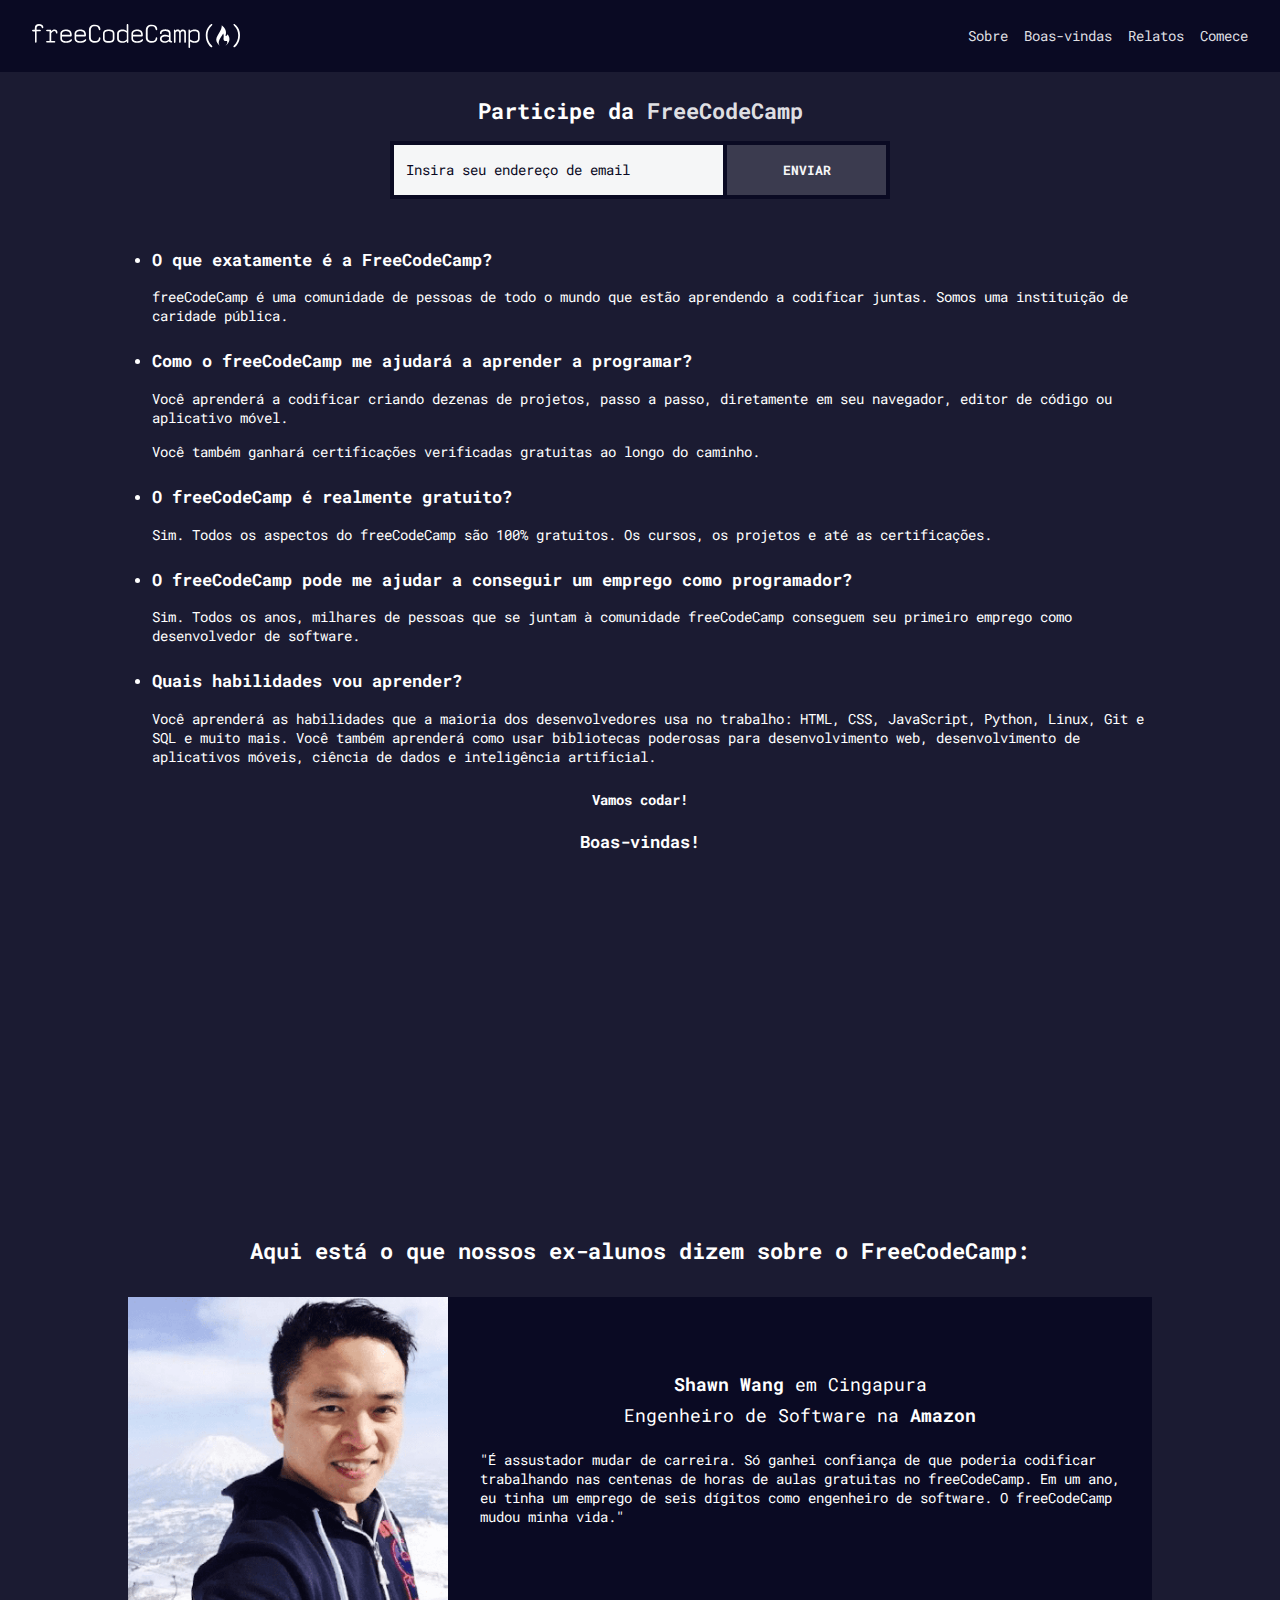
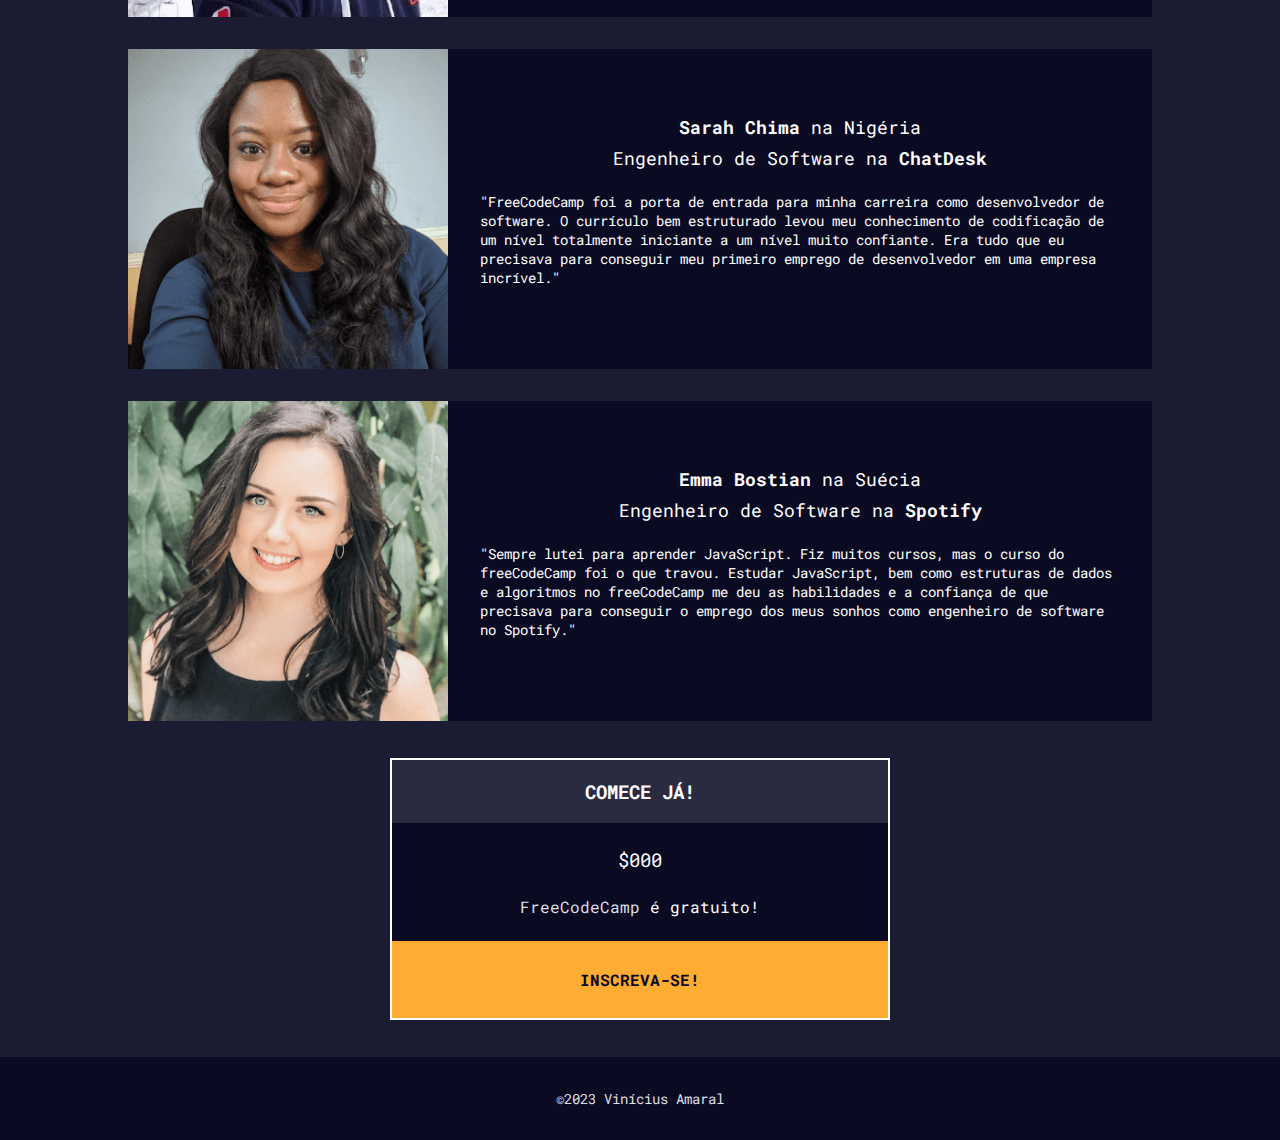
<file: Responsive-Web-Design/Product-Landing-Page/index.html>
<!DOCTYPE html>
<html lang="pt-BR">
<head>
  <meta charset="UTF-8">
  <meta http-equiv="X-UA-Compatible" content="IE=edge">
  <meta name="viewport" content="width=device-width, initial-scale=1.0">
  <link rel="preconnect" href="https://fonts.googleapis.com">
  <link rel="preconnect" href="https://fonts.gstatic.com" crossorigin>
  <link href="https://fonts.googleapis.com/css2?family=Roboto+Mono:ital,wght@0,100;0,200;0,300;0,400;0,500;0,600;0,700;1,100;1,300;1,400;1,500;1,600;1,700&display=swap" rel="stylesheet">
  <link rel="stylesheet" href="css/style.css">
  <title>Welcome to FreeCodeCamp</title>
  <meta name="description" content="Uma página de divulgação da plataforma FreeCodeCamp">
  <meta name="author" content="Vinícius Amaral">
</head>
<body>
  <header id="header">
    <div id="logo">
      <img src="./assets/freecodecamp_logo.svg" alt="FreeCodeCamp Logo" id="header-img">
    </div>
    <nav id="nav-bar">
      <ul>
        <li><a href="#about" class="nav-link">Sobre</a></li>
        <li><a href="#welcome" class="nav-link">Boas-vindas</a></li>
        <li><a href="#testimonials" class="nav-link">Relatos</a></li>
        <li><a href="#join" class="nav-link">Comece</a></li>
      </ul>
    </nav>
  </header>
  <main>
    <section id="sign-up">
      <h2>Participe da <a href="https://www.freecodecamp.org/" target="_blank">FreeCodeCamp</a></h2>
      <form action="https://www.freecodecamp.com/email-submit" methoded="post" id="form">
        <input type="email" name="email" id="email" placeholder="Insira seu endereço de email">
        <input type="submit" id="submit" value="enviar">
      </form>
    </section>
    <section id="about">
      <ul>
        <li>
          <h3>O que exatamente é a FreeCodeCamp?</h2>
          <p>freeCodeCamp é uma comunidade de pessoas de todo o mundo que estão aprendendo a codificar juntas. Somos uma instituição de caridade pública.</p>
        </li>
        <li>
          <h3>Como o freeCodeCamp me ajudará a aprender a programar?</h2>
          <p>Você aprenderá a codificar criando dezenas de projetos, passo a passo, diretamente em seu navegador, editor de código ou aplicativo móvel.</p>
          <p>Você também ganhará certificações verificadas gratuitas ao longo do caminho.</p>
        </li>
        <li>
          <h3>O freeCodeCamp é realmente gratuito?</h3>
          <p>Sim. Todos os aspectos do freeCodeCamp são 100% gratuitos. Os cursos, os projetos e até as certificações.</p>
        </li>
        <li>
          <h3>O freeCodeCamp pode me ajudar a conseguir um emprego como programador?</h3>
          <p>Sim. Todos os anos, milhares de pessoas que se juntam à comunidade freeCodeCamp conseguem seu primeiro emprego como desenvolvedor de software.</p>
        </li>
        <li>
          <h3>Quais habilidades vou aprender?</h3>
          <p>Você aprenderá as habilidades que a maioria dos desenvolvedores usa no trabalho: HTML, CSS, JavaScript, Python, Linux, Git e SQL e muito mais. Você também aprenderá como usar bibliotecas poderosas para desenvolvimento web, desenvolvimento de aplicativos móveis, ciência de dados e inteligência artificial.</p>
        </li>
      </ul>
      <h4>Vamos codar!</h4>
    </section>
    <section id="welcome">
      <h3>Boas-vindas!</h3>
      <iframe id="video" src="https://www.youtube.com/embed/UThJjF1ecNg"
      frameborder="0" allow="autoplay; encrypted-media" allowfullscreen></iframe>
    </section>
    <section id="testimonials">
      <h2>Aqui está o que nossos ex-alunos dizem sobre o FreeCodeCamp:</h2>
      <div class="testimonial-card">
        <div class="testimonial-header">
          <img src="./assets/shawn_wang.png" alt="Shawn Wang picture">
        </div>
        <div class="testimonial-body">
          <div class="testimonial-meta">
            <p><strong>Shawn Wang</strong> em Cingapura</p>
            <p>Engenheiro de Software na <strong>Amazon</strong></p>
          </div>
          <div class="testimony">
            <p>"É assustador mudar de carreira. Só ganhei confiança de que poderia codificar trabalhando nas centenas de horas de aulas gratuitas no freeCodeCamp. Em um ano, eu tinha um emprego de seis dígitos como engenheiro de software. O freeCodeCamp mudou minha vida."</p>
          </div>
        </div>
      </div>
      <div class="testimonial-card">
        <div class="testimonial-header">
          <img src="./assets/sarah_chima.png" alt="Sarah Chima picture">
        </div>
        <div class="testimonial-body">
          <div class="testimonial-meta">
            <p><strong>Sarah Chima</strong> na Nigéria</p>
            <p>Engenheiro de Software na <strong>ChatDesk</strong></p>
          </div>
          <div class="testimony">
            <p>"FreeCodeCamp foi a porta de entrada para minha carreira como desenvolvedor de software. O currículo bem estruturado levou meu conhecimento de codificação de um nível totalmente iniciante a um nível muito confiante. Era tudo que eu precisava para conseguir meu primeiro emprego de desenvolvedor em uma empresa incrível."</p>
          </div>
        </div>
      </div>
      <div class="testimonial-card">
        <div class="testimonial-header">
          <img src="./assets/emma_bostian.png" alt="Emma Bostian picture">
        </div>
        <div class="testimonial-body">
          <div class="testimonial-meta">
            <p><strong>Emma Bostian</strong> na Suécia</p>
            <p>Engenheiro de Software na <strong>Spotify</strong></p>
          </div>
          <div class="testimony">
            <p>"Sempre lutei para aprender JavaScript. Fiz muitos cursos, mas o curso do freeCodeCamp foi o que travou. Estudar JavaScript, bem como estruturas de dados e algoritmos no freeCodeCamp me deu as habilidades e a confiança de que precisava para conseguir o emprego dos meus sonhos como engenheiro de software no Spotify."</p>
          </div>
        </div>
      </div>
    </section>
    <section id="join">
      <div class="join-card">
        <h3>Comece já!</h3>
        <p>&#36;000</p>
        <p><a href="https://www.freecodecamp.org/" target="_blank">FreeCodeCamp</a> é gratuito!</p>
        <a href="#sign-up" id="join-button">Inscreva-se!</a>
      </div>
    </section>
  </main>
  <footer>
    <div id="webmaster">
      <a href="https://github.com/AmaralVinicius/" target="_blank">&copy2023 Vinícius Amaral</a>
    </div>
  </footer>
</body>
</html>
</file>
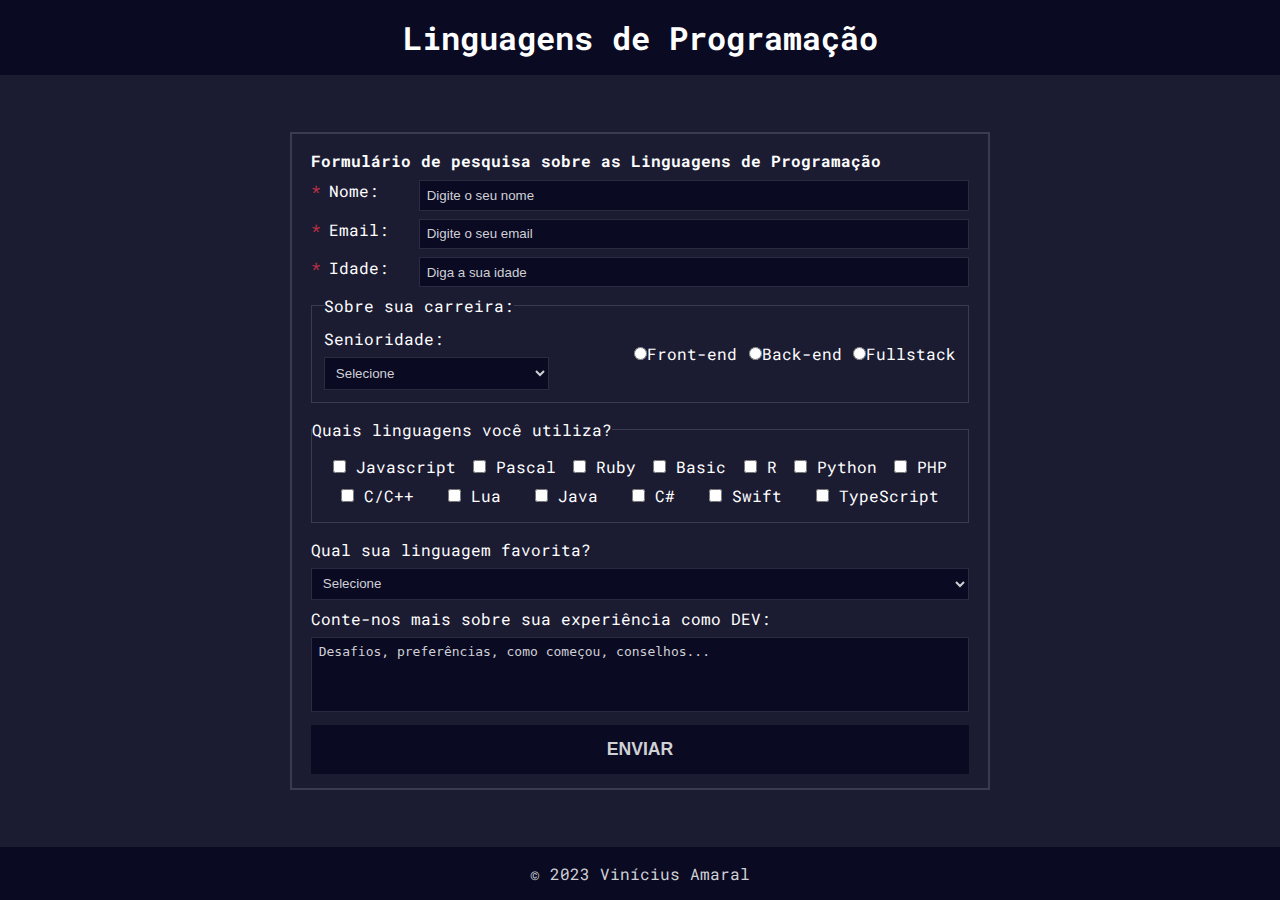
<file: Responsive-Web-Design/Survey-Form/index.html>
<!DOCTYPE html>
<html lang="pt-BR">
<head>
  <meta charset="UTF-8">
  <meta http-equiv="X-UA-Compatible" content="IE=edge">
  <meta name="viewport" content="width=device-width, initial-scale=1.0">
  <link rel="preconnect" href="https://fonts.googleapis.com">
  <link rel="preconnect" href="https://fonts.gstatic.com" crossorigin>
  <link href="https://fonts.googleapis.com/css2?family=Roboto+Mono:ital,wght@0,100;0,200;0,300;0,400;0,500;0,600;0,700;1,100;1,300;1,400;1,500;1,600;1,700&display=swap" rel="stylesheet">
  <link rel="stylesheet" href="css/style.css">
  <title>Survey Form</title>
  <meta name="description" content="Formulário de pesquisa sobre as Linguagens de Programação">
  <meta name="author" content="Vinícius Amaral">
</head>
<body>
  <header>
    <h1 id="title">Linguagens de Programação</h1>
  </header>

  <div id="main-container">
    <p id="description">Formulário de pesquisa sobre as Linguagens de Programação</p>

    <form id="survey-form">
      <div id="personal-infos-container">
        <div><label id="name-label" for="name"><span class="required">*</span><span>Nome:</span></label>
        <input type="text" id="name" name="name" placeholder="Digite o seu nome" required></div>
        <div><label id="email-label" for="email"><span class="required">*</span><span>Email:</span></label>
        <input type="email" id="email" name="email" placeholder="Digite o seu email" required></div>
        <div><label id="number-label" for="number"><span class="required">*</span><span>Idade:</span></label>
        <input type="number" id="number" name="age" min="1" max="120" placeholder="Diga a sua idade" required></div>
      </div>

      <fieldset id="career">
        <legend>Sobre sua carreira:</legend>
        <div id="seniority-container">
          <label for="seniority">Senioridade:</label>
          <select id="seniority" name="seniority">
            <option value="" selected disabled>Selecione</option>
            <option value="Junior">Junior</option>
            <option value="Pleno">Pleno</option>
            <option value="Senior">Sênior</option>
          </select>
        </div>

        <div id="side-container">
          <label for="front-end">
            <input type="radio" id="front-end" name="side" value="front-end">Front-end
          </label>
          <label for="back-end">
            <input type="radio" id="back-end" name="side" value="back-end">Back-end
          </label>
          <label for="fullstack">
            <input type="radio" id="fullstack" name="side" value="fullstack">Fullstack
          </label>
        </div>
      </fieldset>

      <fieldset id="languages">
        <legend>Quais linguagens você utiliza?</legend>
        <div id="languages-container">
          <label for="javascript">
            <input type="checkbox" id="javascript" name="languages" value="Javascript">
            Javascript
          </label>
          <label for="pascal">
            <input type="checkbox" id="pascal" name="languages" value="Pascal">
            Pascal
          </label>
          <label for="ruby">
            <input type="checkbox" id="ruby" name="languages" value="Ruby">
            Ruby
          </label>
          <label for="basic">
            <input type="checkbox" id="basic" name="languages" value="Basic">
            Basic
          </label><label for="r">
            <input type="checkbox" id="r" name="languages" value="R">
            R
          </label>
          <label for="python">
            <input type="checkbox" id="python" name="languages" value="Python">
            Python
          </label>
          <label for="php">
            <input type="checkbox" id="php" name="languages" value="PHP">
            PHP
          </label>
          <label for="ccpp">
            <input type="checkbox" id="ccpp" name="languages" value="C/C++">
            C/C++
          </label><label for="lua">
            <input type="checkbox" id="lua" name="languages" value="Lua">
            Lua
          </label>
          <label for="java">
            <input type="checkbox" id="java" name="languages" value="Java">
            Java
          </label>
          <label for="csharp">
            <input type="checkbox" id="csharp" name="languages" value="C#">
            C#
          </label>
          <label for="swift">
            <input type="checkbox" id="swift" name="languages" value="Swift">
            Swift
          </label><label for="typescript">
            <input type="checkbox" id="typescript" name="languages" value="TypeScript">
            TypeScript
          </label>
        </div>
      </fieldset>

      <div id="favorite-container">
        <label for="dropdown">Qual sua linguagem favorita?</label>
        <select name="favorite" id="dropdown">
          <option value="" selected disabled>Selecione</option>
          <option value="Javascript">Javascript</option>
          <option value="Pascal">Pascal</option>
          <option value="Ruby">Ruby</option>
          <option value="Basic">Basic</option>
          <option value="R">R</option>
          <option value="Python">Python</option>
          <option value="PHP">PHP</option>
          <option value="C/C++">C/C++</option>
          <option value="Lua">Lua</option>
          <option value="Java">Java</option>
          <option value="C#">C#</option>
          <option value="Swift">Swift</option>
          <option value="TypeScript">TypeScript</option>
        </select>
      </div>

      <div id="textarea-container">
        <label for="message">Conte-nos mais sobre sua 
          experiência como DEV:</label>
          <textarea name="message" id="message" cols="30" rows="4" placeholder="Desafios, preferências, como começou, conselhos..."></textarea>
      </div>

      <button id="submit" type="submit" name="button">ENVIAR</button>
    </form>
  </div>

  <footer>
    <div id="webmaster">
      <p><a href="https://github.com/AmaralVinicius/" target="_blank">&copy 2023 Vinícius Amaral</a></p>
    </div>
  </footer>
</body>
</html>
</file>
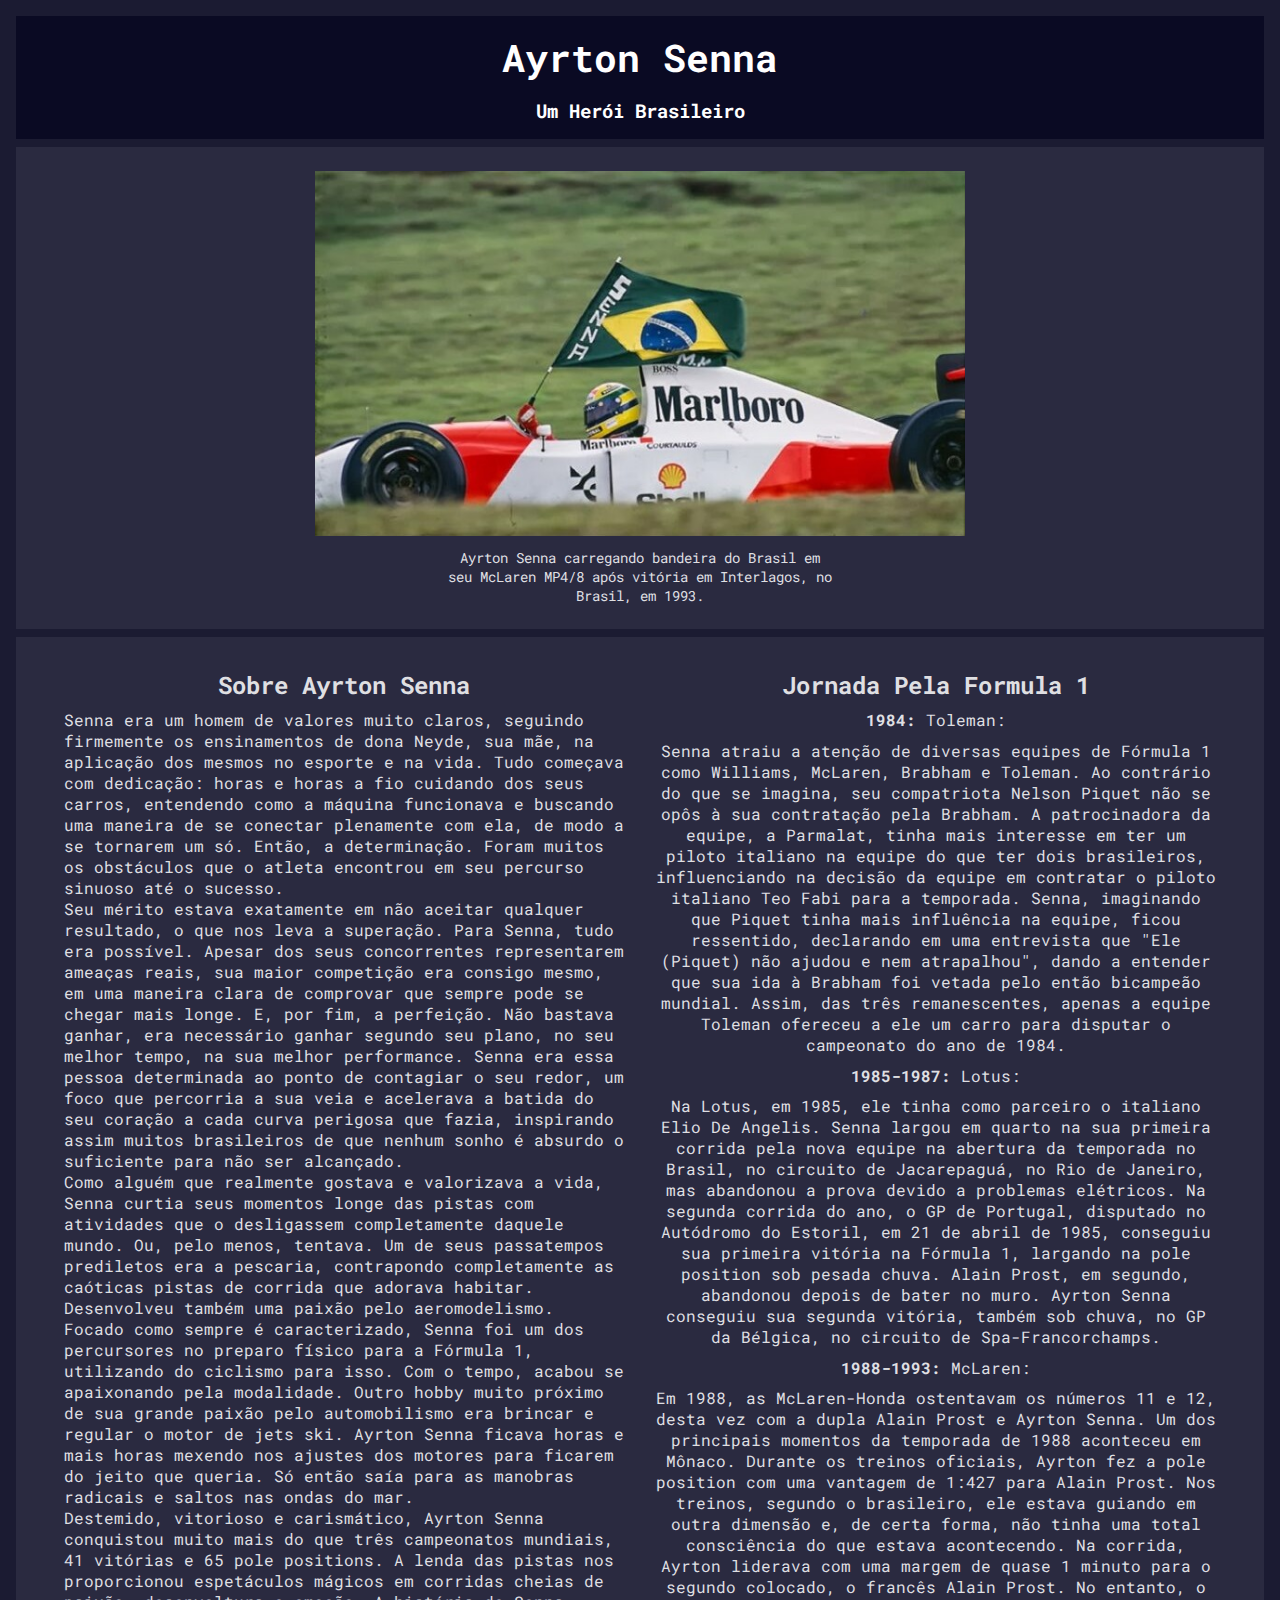
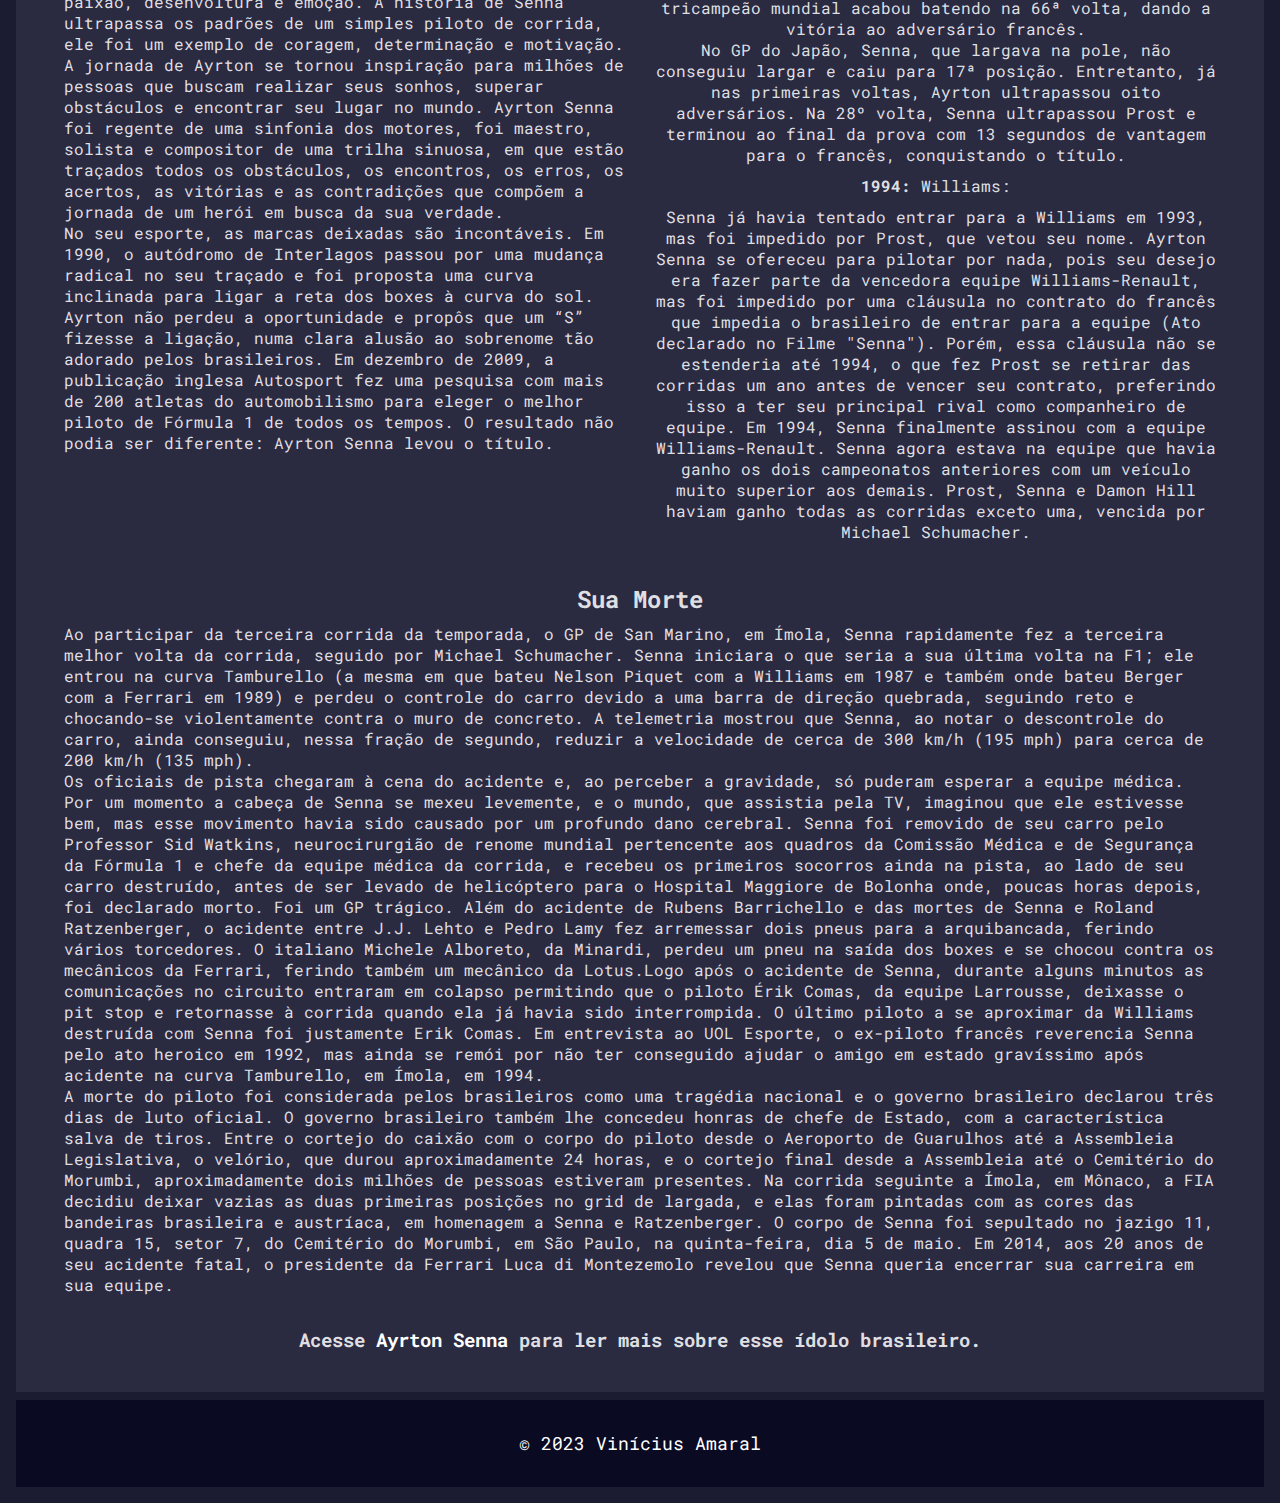
<file: Responsive-Web-Design/Tribute-Page/index.html>
<!DOCTYPE html>
<html lang="pt-BR">
<head>
  <meta charset="UTF-8">
  <meta http-equiv="X-UA-Compatible" content="IE=edge">
  <meta name="viewport" content="width=device-width, initial-scale=1.0">
  <link rel="preconnect" href="https://fonts.googleapis.com">
  <link rel="preconnect" href="https://fonts.gstatic.com" crossorigin>
  <link href="https://fonts.googleapis.com/css2?family=Roboto+Mono:ital,wght@0,100;0,200;0,300;0,400;0,500;0,600;0,700;1,100;1,300;1,400;1,500;1,600;1,700&display=swap" rel="stylesheet">
  <link rel="stylesheet" href="css/style.css">
  <title>A Tribute To Ayrton Senna</title>
  <meta name="description" content="Uma página web em tributo ao piloto brasileiro Ayrton Senna">
  <meta name="author" content="Vinícius Amaral">
</head>
<body>
  <main id="main">
    <header class="container">
      <h1 id="title">Ayrton Senna</h1>
      <p>Um Herói Brasileiro</p>
    </header>
    <div id="img-div">
      <figure>
        <img src="./images/ayrton_senna.jpg" alt="Ayrton Senna em vitória em Interlagos, no Brasil, em 1993." id="image">
        <figcaption id="img-caption">
          Ayrton Senna carregando bandeira do Brasil em seu McLaren MP4/8 após vitória em Interlagos, no Brasil, em 1993.
        </figcaption>
      </figure>
    </div>
    <section id="tribute-info">
      <div class="container-info">
        <h2>Sobre Ayrton Senna</h2>
        <p>Senna era um homem de valores muito claros, seguindo firmemente os ensinamentos de dona Neyde, sua mãe, na aplicação dos mesmos no esporte e na vida. Tudo começava com dedicação: horas e horas a fio cuidando dos seus carros, entendendo como a máquina funcionava e buscando uma maneira de se conectar plenamente com ela, de modo a se tornarem um só. Então, a determinação. Foram muitos os obstáculos que o atleta encontrou em seu percurso sinuoso até o sucesso.</p>
        <p> Seu mérito estava exatamente em não aceitar qualquer resultado, o que nos leva a superação. Para Senna, tudo era possível. Apesar dos seus concorrentes representarem ameaças reais, sua maior competição era consigo mesmo, em uma maneira clara de comprovar que sempre pode se chegar mais longe. E, por fim, a perfeição. Não bastava ganhar, era necessário ganhar segundo seu plano, no seu melhor tempo, na sua melhor performance. Senna era essa pessoa determinada ao ponto de contagiar o seu redor, um foco que percorria a sua veia e acelerava a batida do seu coração a cada curva perigosa que fazia, inspirando assim muitos brasileiros de que nenhum sonho é absurdo o suficiente para não ser alcançado.</p>
        <p>Como alguém que realmente gostava e valorizava a vida, Senna curtia seus momentos longe das pistas com atividades que o desligassem completamente daquele mundo. Ou, pelo menos, tentava. Um de seus passatempos prediletos era a pescaria, contrapondo completamente as caóticas pistas de corrida que adorava habitar. Desenvolveu também uma paixão pelo aeromodelismo.</p>
        <p>Focado como sempre é caracterizado, Senna foi um dos percursores no preparo físico para a Fórmula 1, utilizando do ciclismo para isso. Com o tempo, acabou se apaixonando pela modalidade. Outro hobby muito próximo de sua grande paixão pelo automobilismo era brincar e regular o motor de jets ski. Ayrton Senna ficava horas e mais horas mexendo nos ajustes dos motores para ficarem do jeito que queria. Só então saía para as manobras radicais e saltos nas ondas do mar.</p>
        <p>Destemido, vitorioso e carismático, Ayrton Senna conquistou muito mais do que três campeonatos mundiais, 41 vitórias e 65 pole positions. A lenda das pistas nos proporcionou espetáculos mágicos em corridas cheias de paixão, desenvoltura e emoção. A história de Senna ultrapassa os padrões de um simples piloto de corrida, ele foi um exemplo de coragem, determinação e motivação. A jornada de Ayrton se tornou inspiração para milhões de pessoas que buscam realizar seus sonhos, superar obstáculos e encontrar seu lugar no mundo. Ayrton Senna foi regente de uma sinfonia dos motores, foi maestro, solista e compositor de uma trilha sinuosa, em que estão traçados todos os obstáculos, os encontros, os erros, os acertos, as vitórias e as contradições que compõem a jornada de um herói em busca da sua verdade.</p>
        <p>No seu esporte, as marcas deixadas são incontáveis. Em 1990, o autódromo de Interlagos passou por uma mudança radical no seu traçado e foi proposta uma curva inclinada para ligar a reta dos boxes à curva do sol. Ayrton não perdeu a oportunidade e propôs que um “S” fizesse a ligação, numa clara alusão ao sobrenome tão adorado pelos brasileiros. Em dezembro de 2009, a publicação inglesa Autosport fez uma pesquisa com mais de 200 atletas do automobilismo para eleger o melhor piloto de Fórmula 1 de todos os tempos. O resultado não podia ser diferente: Ayrton Senna levou o título.</p>
      </div>
      <div class="container-info">
        <h2>Jornada Pela Formula 1</h2>
        <ul>
          <li><strong>1984:</strong> Toleman:<p>Senna atraiu a atenção de diversas equipes de Fórmula 1 como Williams, McLaren, Brabham e Toleman. Ao contrário do que se imagina, seu compatriota Nelson Piquet não se opôs à sua contratação pela Brabham. A patrocinadora da equipe, a Parmalat, tinha mais interesse em ter um piloto italiano na equipe do que ter dois brasileiros, influenciando na decisão da equipe em contratar o piloto italiano Teo Fabi para a temporada. Senna, imaginando que Piquet tinha mais influência na equipe, ficou ressentido, declarando em uma entrevista que "Ele (Piquet) não ajudou e nem atrapalhou", dando a entender que sua ida à Brabham foi vetada pelo então bicampeão mundial. Assim, das três remanescentes, apenas a equipe Toleman ofereceu a ele um carro para disputar o campeonato do ano de 1984.</p></li>
          <li><strong>1985-1987:</strong> Lotus:<p>Na Lotus, em 1985, ele tinha como parceiro o italiano Elio De Angelis. Senna largou em quarto na sua primeira corrida pela nova equipe na abertura da temporada no Brasil, no circuito de Jacarepaguá, no Rio de Janeiro, mas abandonou a prova devido a problemas elétricos. Na segunda corrida do ano, o GP de Portugal, disputado no Autódromo do Estoril, em 21 de abril de 1985, conseguiu sua primeira vitória na Fórmula 1, largando na pole position sob pesada chuva. Alain Prost, em segundo, abandonou depois de bater no muro. Ayrton Senna conseguiu sua segunda vitória, também sob chuva, no GP da Bélgica, no circuito de Spa-Francorchamps.</p></li>
          <li><strong>1988-1993:</strong> McLaren:<p>Em 1988, as McLaren-Honda ostentavam os números 11 e 12, desta vez com a dupla Alain Prost e Ayrton Senna. Um dos principais momentos da temporada de 1988 aconteceu em Mônaco. Durante os treinos oficiais, Ayrton fez a pole position com uma vantagem de 1:427 para Alain Prost. Nos treinos, segundo o brasileiro, ele estava guiando em outra dimensão e, de certa forma, não tinha uma total consciência do que estava acontecendo. Na corrida, Ayrton liderava com uma margem de quase 1 minuto para o segundo colocado, o francês Alain Prost. No entanto, o tricampeão mundial acabou batendo na 66ª volta, dando a vitória ao adversário francês.<br>No GP do Japão, Senna, que largava na pole, não conseguiu largar e caiu para 17ª posição. Entretanto, já nas primeiras voltas, Ayrton ultrapassou oito adversários. Na 28º volta, Senna ultrapassou Prost e terminou ao final da prova com 13 segundos de vantagem para o francês, conquistando o título.</p></li>
          <li><strong>1994:</strong> Williams:<p>Senna já havia tentado entrar para a Williams em 1993, mas foi impedido por Prost, que vetou seu nome. Ayrton Senna se ofereceu para pilotar por nada, pois seu desejo era fazer parte da vencedora equipe Williams-Renault, mas foi impedido por uma cláusula no contrato do francês que impedia o brasileiro de entrar para a equipe (Ato declarado no Filme "Senna"). Porém, essa cláusula não se estenderia até 1994, o que fez Prost se retirar das corridas um ano antes de vencer seu contrato, preferindo isso a ter seu principal rival como companheiro de equipe. Em 1994, Senna finalmente assinou com a equipe Williams-Renault. Senna agora estava na equipe que havia ganho os dois campeonatos anteriores com um veículo muito superior aos demais. Prost, Senna e Damon Hill haviam ganho todas as corridas exceto uma, vencida por Michael Schumacher.</p></li>
        </ul>
      </div>
      <div class="container-info large-item">
        <h2>Sua Morte</h2>
        <p>Ao participar da terceira corrida da temporada, o GP de San Marino, em Ímola, Senna rapidamente fez a terceira melhor volta da corrida, seguido por Michael Schumacher. Senna iniciara o que seria a sua última volta na F1; ele entrou na curva Tamburello (a mesma em que bateu Nelson Piquet com a Williams em 1987 e também onde bateu Berger com a Ferrari em 1989) e perdeu o controle do carro devido a uma barra de direção quebrada, seguindo reto e chocando-se violentamente contra o muro de concreto. A telemetria mostrou que Senna, ao notar o descontrole do carro, ainda conseguiu, nessa fração de segundo, reduzir a velocidade de cerca de 300 km/h (195 mph) para cerca de 200 km/h (135 mph).</p>
        <p>Os oficiais de pista chegaram à cena do acidente e, ao perceber a gravidade, só puderam esperar a equipe médica. Por um momento a cabeça de Senna se mexeu levemente, e o mundo, que assistia pela TV, imaginou que ele estivesse bem, mas esse movimento havia sido causado por um profundo dano cerebral. Senna foi removido de seu carro pelo Professor Sid Watkins, neurocirurgião de renome mundial pertencente aos quadros da Comissão Médica e de Segurança da Fórmula 1 e chefe da equipe médica da corrida, e recebeu os primeiros socorros ainda na pista, ao lado de seu carro destruído, antes de ser levado de helicóptero para o Hospital Maggiore de Bolonha onde, poucas horas depois, foi declarado morto. Foi um GP trágico. Além do acidente de Rubens Barrichello e das mortes de Senna e Roland Ratzenberger, o acidente entre J.J. Lehto e Pedro Lamy fez arremessar dois pneus para a arquibancada, ferindo vários torcedores. O italiano Michele Alboreto, da Minardi, perdeu um pneu na saída dos boxes e se chocou contra os mecânicos da Ferrari, ferindo também um mecânico da Lotus.Logo após o acidente de Senna, durante alguns minutos as comunicações no circuito entraram em colapso permitindo que o piloto Érik Comas, da equipe Larrousse, deixasse o pit stop e retornasse à corrida quando ela já havia sido interrompida. O último piloto a se aproximar da Williams destruída com Senna foi justamente Erik Comas. Em entrevista ao UOL Esporte, o ex-piloto francês reverencia Senna pelo ato heroico em 1992, mas ainda se remói por não ter conseguido ajudar o amigo em estado gravíssimo após acidente na curva Tamburello, em Ímola, em 1994.</p>
        <p>A morte do piloto foi considerada pelos brasileiros como uma tragédia nacional e o governo brasileiro declarou três dias de luto oficial. O governo brasileiro também lhe concedeu honras de chefe de Estado, com a característica salva de tiros. Entre o cortejo do caixão com o corpo do piloto desde o Aeroporto de Guarulhos até a Assembleia Legislativa, o velório, que durou aproximadamente 24 horas, e o cortejo final desde a Assembleia até o Cemitério do Morumbi, aproximadamente dois milhões de pessoas estiveram presentes. Na corrida seguinte a Ímola, em Mônaco, a FIA decidiu deixar vazias as duas primeiras posições no grid de largada, e elas foram pintadas com as cores das bandeiras brasileira e austríaca, em homenagem a Senna e Ratzenberger. O corpo de Senna foi sepultado no jazigo 11, quadra 15, setor 7, do Cemitério do Morumbi, em São Paulo, na quinta-feira, dia 5 de maio. Em 2014, aos 20 anos de seu acidente fatal, o presidente da Ferrari Luca di Montezemolo revelou que Senna queria encerrar sua carreira em sua equipe.</p>
      </div>
      <div class="container-info large-item">
        <h3>Acesse <a href="https://pt.wikipedia.org/wiki/Ayrton_Senna" target="_blank" id="tribute-link">Ayrton Senna</a> para ler mais sobre esse ídolo brasileiro.</h3>
      </div>
    </section>
    <footer>
      <div id="webmaster">
        <p><a href="https://github.com/AmaralVinicius/" target="blank">&copy 2023 Vinícius Amaral</a></p>
      </div>
    </footer>
  </main>
</body>
</html>
</file>
<file: Responsive-Web-Design/Product-Landing-Page/css/style.css>
:root {
  --gray-00: #ffffff;
  --gray-05: #f5f6f7;
  --gray-10: #dfdfe2;
  --gray-15: #d0d0d5;
  --gray-90: #0a0a23;
  --gray-85: #1b1b32;
  --gray-80: #2a2a40;
  --gray-75: #3b3b4f;
  --buton-color-1: #feac32;
}

* {
  box-sizing: border-box;
}

body {
  margin: 0;
  padding: 0;
  font-family: 'Roboto Mono', monospace;
  font-size: .9rem;
  color: var(--gray-00);
  background-color: var(--gray-85);
}

a {
  cursor: pointer;
  text-decoration: none;
  color: var(--gray-10);
  transition: .2s;
}

a:hover {
  color: var(--gray-75);
}

header {
  position: sticky;
  top: 0;
  display: flex;
  padding: 1.5rem 2rem;
  align-items: center;
  justify-content: space-between;
  flex-wrap: wrap;
  max-width: 100vw;
  column-gap: 3rem;
  row-gap: 1.5rem;
  background-color: var(--gray-90);
}

main {
  display: flex;
  flex-direction: column;
  align-items: center;
  margin: 0 auto;
  max-width: 80%;
}

section {
  margin-bottom: 1.3rem;
}

#nav-bar {
  font-size: .85rem;
  display: flex;
  min-width: 3rem;
  justify-content: end;
  flex-grow: 1;
  max-width: 50%;
}

#logo {
  display: flex;
  justify-content: start;
  flex-grow: 1;
}

#nav-bar ul {
  display: flex;
  flex-wrap: wrap;
  gap: 1rem;
  justify-content: space-around;
  align-items: center;
  list-style-type: none;
  padding: 0;
  margin: 0;
}

#header-img {
  width: 13rem;
}

#sign-up {
  display: flex;
  flex-direction: column;
  align-items: center;
  width: 80%;
  margin-bottom: 2rem;
}

#sign-up h2 {
  margin: 1.5rem 0 1rem 0;
}

#form {
  display: grid;
  grid-template-columns: 2fr 1fr;
  width: min(100%, 500px);
}

input {
  border-radius: 0;
  border: none;
  padding: 1rem 0.75rem;
  border: 4px solid var(--gray-90);
  font-family: 'Roboto Mono', monospace;
}

input[type=email] {
  border-right: none;
  background-color: var(--gray-05);
  color: var(--gray-90);
}

input[type=submit] {
  background-color: var(--gray-75);
  color: var(--gray-05);
  text-transform: uppercase;
  font-weight: bold;
}

input[type=submit]:hover {
  background-color: var(--gray-05);
  color: var(--gray-80);
}

#email::placeholder {
  font-size: .85rem;
  color: var(--gray-90);
}

#about ul {
  padding-left: 1.5rem;
}

#about ul li {
  margin-bottom: 1.5rem;
}

#about h4:last-child {
  text-align: center;
  margin-bottom: 0;
}

#welcome {
  display: flex;
  flex-direction: column;
  align-items: center;
  width: 100%;
  padding: 0 1rem;
}

#welcome h3 {
  margin: 0 0 1.5rem 0;
}

#welcome iframe {
  width: 100%;
  height: 20rem;
}

#testimonials {
  display: flex;
  flex-direction: column;
  align-items: center;
}

#testimonials h2 {
  text-align: center;
  margin-bottom: 0;
}

.testimonial-card {
  display: flex;
  background-color: var(--gray-90);
  height: 320px;
  margin-top: 2rem;
}

.testimonial-header img {
  object-fit: cover;
  width: 320px;
  height: 320px;
}

.testimonial-body {
  display: flex;
  flex-direction: column;
  justify-content: center;
  padding: 2rem;
  gap: .5rem;
  flex-basis: 100%;
}

.testimonial-meta {
  display: flex;
  flex-direction: column;
  align-items: center;
  gap: .5rem;
  text-align: center;
}

.testimonial-meta p{
  margin: 0;
  font-size: 1.1rem;
}

#join {
  width: 100%;
  display: flex;
  justify-content: center;
  margin-top: 1rem;
}

.join-card {
  width: min(500px, 80%);
  display: flex;
  flex-direction: column;
  align-items: center;
  background-color: var(--gray-90);
  border: 2px solid var(--gray-00);
  font-size: 1rem;
  gap: .5rem;
}

.join-card h3 {
  width: 100%;
  margin: 0;
  padding: 1.2rem;
  background-color: var(--gray-80);
  text-align: center;
  text-transform: uppercase;
}

.join-card p:nth-child(2) {
  font-size: 1.2rem;
}

.join-card p {
  margin: 1rem 1rem 0 1rem;
}

.join-card #join-button {
  width: 100%;
  padding: 1.5rem;
  margin: 1rem 0 0 0;
  background-color: var(--buton-color-1);
  border: 4px solid var(--buton-color-1);
  color: var(--gray-90);
  font-weight: bold;
  text-align: center;
  text-transform: uppercase;
}

.join-card #join-button:hover {
  border: 4px solid var(--gray-90);
}

footer {
  width: 100%;
  background-color: var(--gray-90);
  padding: 2rem 0;
  margin-top: 1rem;
  text-align: center;
}

@media (max-width: 1020px) {

  .testimonial-card {
    flex-direction: column;
    height: 100%;
    max-width: 85%;
  }

  .testimonial-header img {
    width: 100%;
  }
}

@media (max-width: 720px) {

  header {
    column-gap: 100%; 
  }

  main {
    max-width: 90%;
  }

  #nav-bar {
    max-width: 100%;
  }

  #nav-bar, #logo{
    justify-content: center;
  }

  #sign-up {
    width: 100%;
  }

  #email::placeholder {
    font-size: .7rem;
  }

  
  #testimonials h2 {
    font-size: 1.1rem;
  }
}
</file>
<file: Responsive-Web-Design/Survey-Form/css/style.css>
:root {
  --gray-00: #ffffff;
  --gray-05: #f5f6f7;
  --gray-10: #dfdfe2;
  --gray-15: #d0d0d5;
  --gray-90: #0a0a23;
  --gray-85: #1b1b32;
  --gray-80: #2a2a40;
  --gray-75: #3b3b4f;
  --red: #be3144;
}

*, *::after, *::before{
  box-sizing: border-box;
  padding: 0;
  margin: 0;
}

body {
  color: var(--gray-00);
  background-color: var(--gray-85);
  font-family: 'Roboto Mono', monospace;
  min-height: 100vh;
  display: flex;
  flex-direction: column;
  justify-content: space-between;
}

header, footer {
  text-align: center;
  background-color: var(--gray-90);
  width: 100%;
  padding: 1rem 0;
  text-align: center;
}

fieldset {
  border: 1px solid var(--gray-75)
}

#main-container {
  border: solid 2px var(--gray-75);
  width: min(90%, 700px);
  margin: 0.5rem auto;
  padding: 0.4rem 1.2rem;
}

#description {
  font-weight: bold;
  margin: 0.6rem 0;
}

#survey-form {
  display: flex;
  flex-direction: column;
  margin: 0 auto;
}

#personal-infos-container {
  display: flex;
  margin-bottom: 0.5rem;
  flex-wrap: wrap;
  gap: 0.5rem;
}

#personal-infos-container div {
  display: flex;
  width: 100%;
}

#personal-infos-container label {
  margin-right: 0.5rem;
  flex-basis: 120px;
}

#personal-infos-container input {
  width: 100%;
}

.required {
  color: var(--red);
  margin-right: 0.5rem;
}

#career {
  display: flex;
  justify-content: space-between;
  padding: 0.75rem;
  margin-bottom: 1rem;
  gap: 2rem;
}

#career select {
  width: 100%;
}

#side-container {
  display: flex;
  justify-content: space-between;
  flex-wrap: wrap;
  gap: 0.7rem;
  margin-top: 0.9rem;
}

#seniority {
  margin-top: 0.5rem;
}

#languages {
  margin-bottom: 1rem;
}

#languages-container {
  padding: 1rem;
  display: flex;
  flex-wrap: wrap;
  justify-content: space-around;
  gap: 0.5rem;
}

#favorite-container {
  margin-bottom: 0.5rem;
}

#favorite-container select{
  margin-top: 0.5rem;
  width: 100%;
}

#textarea-container {
  display: flex;
  flex-direction: column;
  gap: 0.5rem;
}

::placeholder {
  color: var(--gray-15);
}

input, select, textarea {
  padding: .5em;
  color: var(--gray-15);
  background-color: var(--gray-90);
  border: 1px solid var(--gray-80);
  outline: none;
}

textarea {
  font-size: 1em;
  resize: none;
  width: 100%;
}

#submit {
  background-color: var(--gray-90);
  color: var(--gray-15);
  border: 2px solid var(--gray-90);
  padding: 0.75rem;
  margin: 0.5rem 0;
  margin-top: 0.8rem;
  font-weight: bold;
  font-size: 1.1rem;
}

#submit:hover {
  background-color: var(--gray-75);
  color: var(--gray-90);
}

a {
  text-decoration: none;
  color: var(--gray-15);
}

a:hover {
  color: var(--gray-00);
}
</file>
<file: Responsive-Web-Design/Tribute-Page/css/style.css>
:root {
  --gray-00: #ffffff;
  --gray-05: #f5f6f7;
  --gray-10: #dfdfe2;
  --gray-15: #d0d0d5;
  --gray-90: #0a0a23;
  --gray-85: #1b1b32;
  --gray-80: #2a2a40;
  --gray-75: #3b3b4f;
}

*, *::after, *::before{
  box-sizing: border-box;
  padding: 0;
  margin: 0;
}

body {
  color: var(--gray-10);
  background-color: var(--gray-85);
  font-family: 'Roboto Mono', monospace;
  font-size: .9rem;
}

a {
  text-decoration: none;
  color: var(--gray-00)
}

a:hover {
  color: var(--gray-15);
}

main {
  display: flex;
  flex-direction: column;
  justify-content: center;
  padding: 1rem;
  gap: .5rem;
}

header {
  width: 100%;
  background-color: var(--gray-90);
  text-align: center;
  font-size: 1.2rem;
  color: var(--gray-00)
}

header p {
  font-weight: bold;
  margin: 1rem 0;
}

header h1 {
  margin-top: 1rem;
}

#img-div {
  width: 100%;
  background-color: var(--gray-80);
  display: flex;
  justify-content: center;
}

figure {
  margin: 1.5rem 1rem;
  display: flex;
  flex-direction: column;
  align-items: center;
  gap: .75rem;
  width: min(100%, 650px);
}

#image {
  width: 100%;
  height: auto;
  object-fit: cover;
}

#img-caption {
  max-width: 60%;
  text-align: center;
}

#tribute-info {
  padding: 1rem 2rem;
  font-size: 1rem;
  background-color: var(--gray-80);
  display: flex;
  flex-wrap: wrap;
  justify-content: center;
}

.container-info {
  width: 50%;
  padding: 1rem;
}

.large-item {
  width: 100%;
}

ul {
  list-style: none;
  text-align: center;
  padding: 0;
}

li > p {
  margin: .6rem 0;
}

#tribute-info h2, #tribute-info h3 {
  text-align: center;
  margin-bottom: .5rem;
}

footer {
  width: 100%;
  background-color: var(--gray-90);
  padding: 2rem 0;
  text-align: center;
  font-size: 1.1rem;
}

@media (max-width: 960px) {
  body {
    font-size: .75rem;
  }

  header {
    font-size: 1rem;
  }

  #tribute-info {
    padding: .5rem 1rem;
    font-size: .9rem;
  }

  .container-info {
    width: 100%;
    padding: .5rem;
  }

  footer {
    font-size: .9rem;
  }
}
</file>
